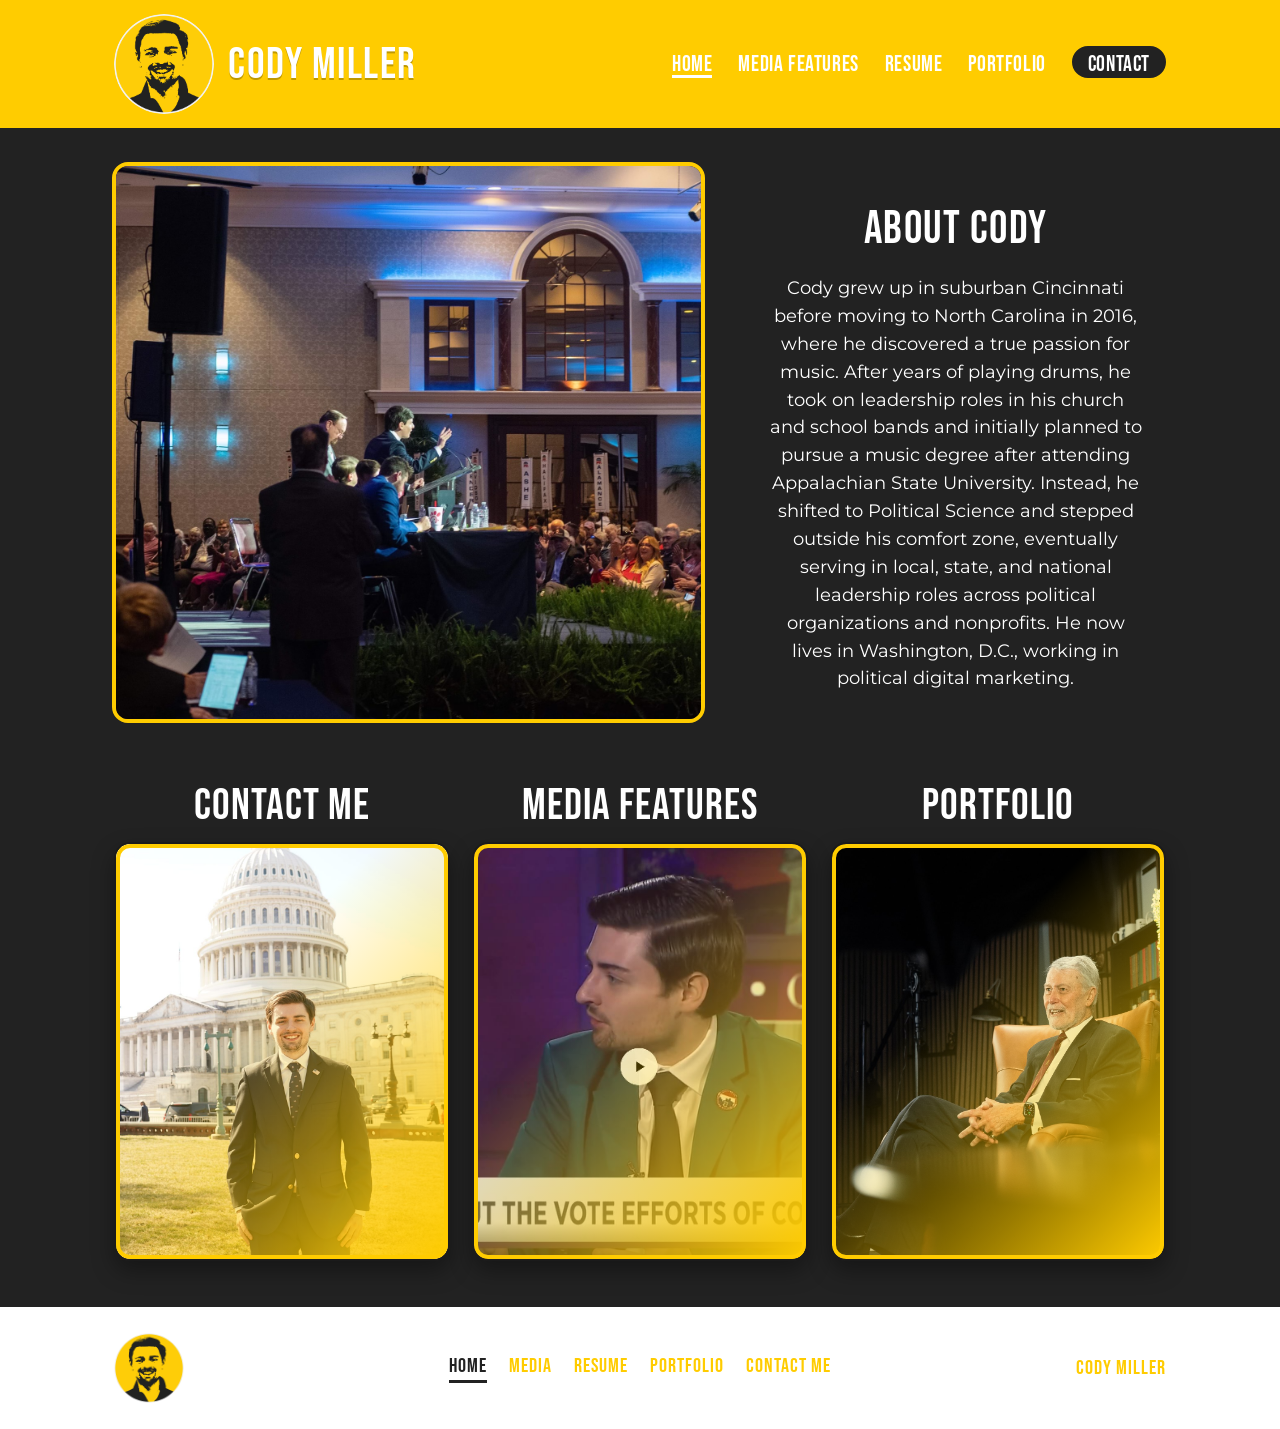
<file: index.html>
<!doctype html>
<html lang="en">
<head>
  <meta charset="utf-8" />
  <meta name="viewport" content="width=device-width, initial-scale=1"/>
  <title>Cody Miller - ePortfolio</title>
  <meta name="description" content="Cody Miller is a digital marketing and communications professional in Washington, D.C., working in web content, UX, and creative production.">
  <meta property="og:title" content="Cody Miller - ePortfolio">
  <meta property="og:description" content="Web, UX, design, photo, and video work by Cody Miller in Washington, D.C.">
  <meta property="og:image" content="https://codymillerinfo.com/Resources/Photo/IMG_4619.jpg">
  <meta property="og:url" content="https://codymillerinfo.com/">
  <meta property="og:type" content="website">
  <link rel="icon" href="Resources/me_logo_round.png">

  <!-- Fonts -->
  <link rel="preconnect" href="https://fonts.googleapis.com">
  <link rel="preconnect" href="https://fonts.gstatic.com" crossorigin>
  <link href="https://fonts.googleapis.com/css2?family=Bebas+Neue&family=Montserrat:wght@300;400;500;600;700&display=swap" rel="stylesheet">
  <link href="Resources/ePortfolio.css" rel="stylesheet" type="text/css">
</head>
<body>

<header>
  <div class="nav">
    <div class="nav-left">
      <div class="avatar">
        <img src="Resources/me_logo_round.png" alt="Cody Headshot Logo">
      </div>
      <div class="name">Cody Miller</div>
    </div>

    <input type="checkbox" id="nav-toggle" class="nav-toggle">

    <label for="nav-toggle" class="nav-toggle-label" aria-label="Toggle navigation">
      <span></span>
      <span></span>
      <span></span>
    </label>

    <nav class="nav-right">
      <a href="/" class="active">Home</a>
      <a href="/media-features">Media Features</a>
      <a href="/resume">Resume</a>
      <a href="/portfolio">Portfolio</a>
      <a href="/contact" class="contact-btn">Contact</a>
    </nav>
  </div>
</header>

  <main>
    <div class="main-wrap">
      <section class="left-panel">
        <div class="image-frame">
          <img src="Resources/Photo/IMG_4619.jpg" alt="Cody Miller">
        </div>
      </section>

      <section class="right-panel">
        <h2>About CODY</h2>
        <p>
          Cody grew up in suburban Cincinnati before moving to North Carolina in 2016, where he discovered a true passion for music. After years of playing drums, he took on leadership roles in his church and school bands and initially planned to pursue a music degree after attending Appalachian State University. Instead, he shifted to Political Science and stepped outside his comfort zone, eventually serving in local, state, and national leadership roles across political organizations and nonprofits. He now lives in Washington, D.C., working in political digital marketing.</p>
      </section>
    </div>
	<section class="cards-section" aria-label="Image cards">
	  <div class="cards-wrap">

  <div class="card-item">
    <div class="card-title">Contact Me</div>
    <a class="card" href="/contact" aria-label="Contact Me">
      <div class="card-media">
        <img src="Resources/Photo/card1.JPG" alt="Contact Cody Miller" loading="lazy">
      </div>
    </a>
  </div>

  <div class="card-item">
    <div class="card-title">Media Features</div>
    <a class="card" href="/media-features" aria-label="Media Features">
      <div class="card-media">
        <img src="Resources/ct_1.JPG" alt="Cody Miller on Spectrum News" loading="lazy">
      </div>
    </a>
  </div>

  <div class="card-item">
    <div class="card-title">Portfolio</div>
    <a class="card" href="/portfolio" aria-label="Portfolio">
      <div class="card-media">
        <img src="Resources/Photo/card3.jpg" alt="Portfolio work sample" loading="lazy">
      </div>
    </a>
  </div>
</div>
</section>

  </main>
  <div class="footer-strip">
  <div class="footer-wrap">
    <div class="footer-left">
      <div class="footer-avatar">
        <img src="Resources/me_logo_round.png" alt="Cody avatar">
      </div>
    </div>

    <div class="footer-center">
      <a href="/" class="active">Home</a>
      <a href="/media-features" class="yellow">Media</a>
      <a href="/resume" class="yellow">Resume</a>
      <a href="/portfolio" class="yellow">Portfolio</a>
      <a href="/contact" class="yellow">Contact Me</a>
    </div>

    <div class="footer-right">Cody Miller</div>
  </div>
</div>
</body>
</html>
</file>
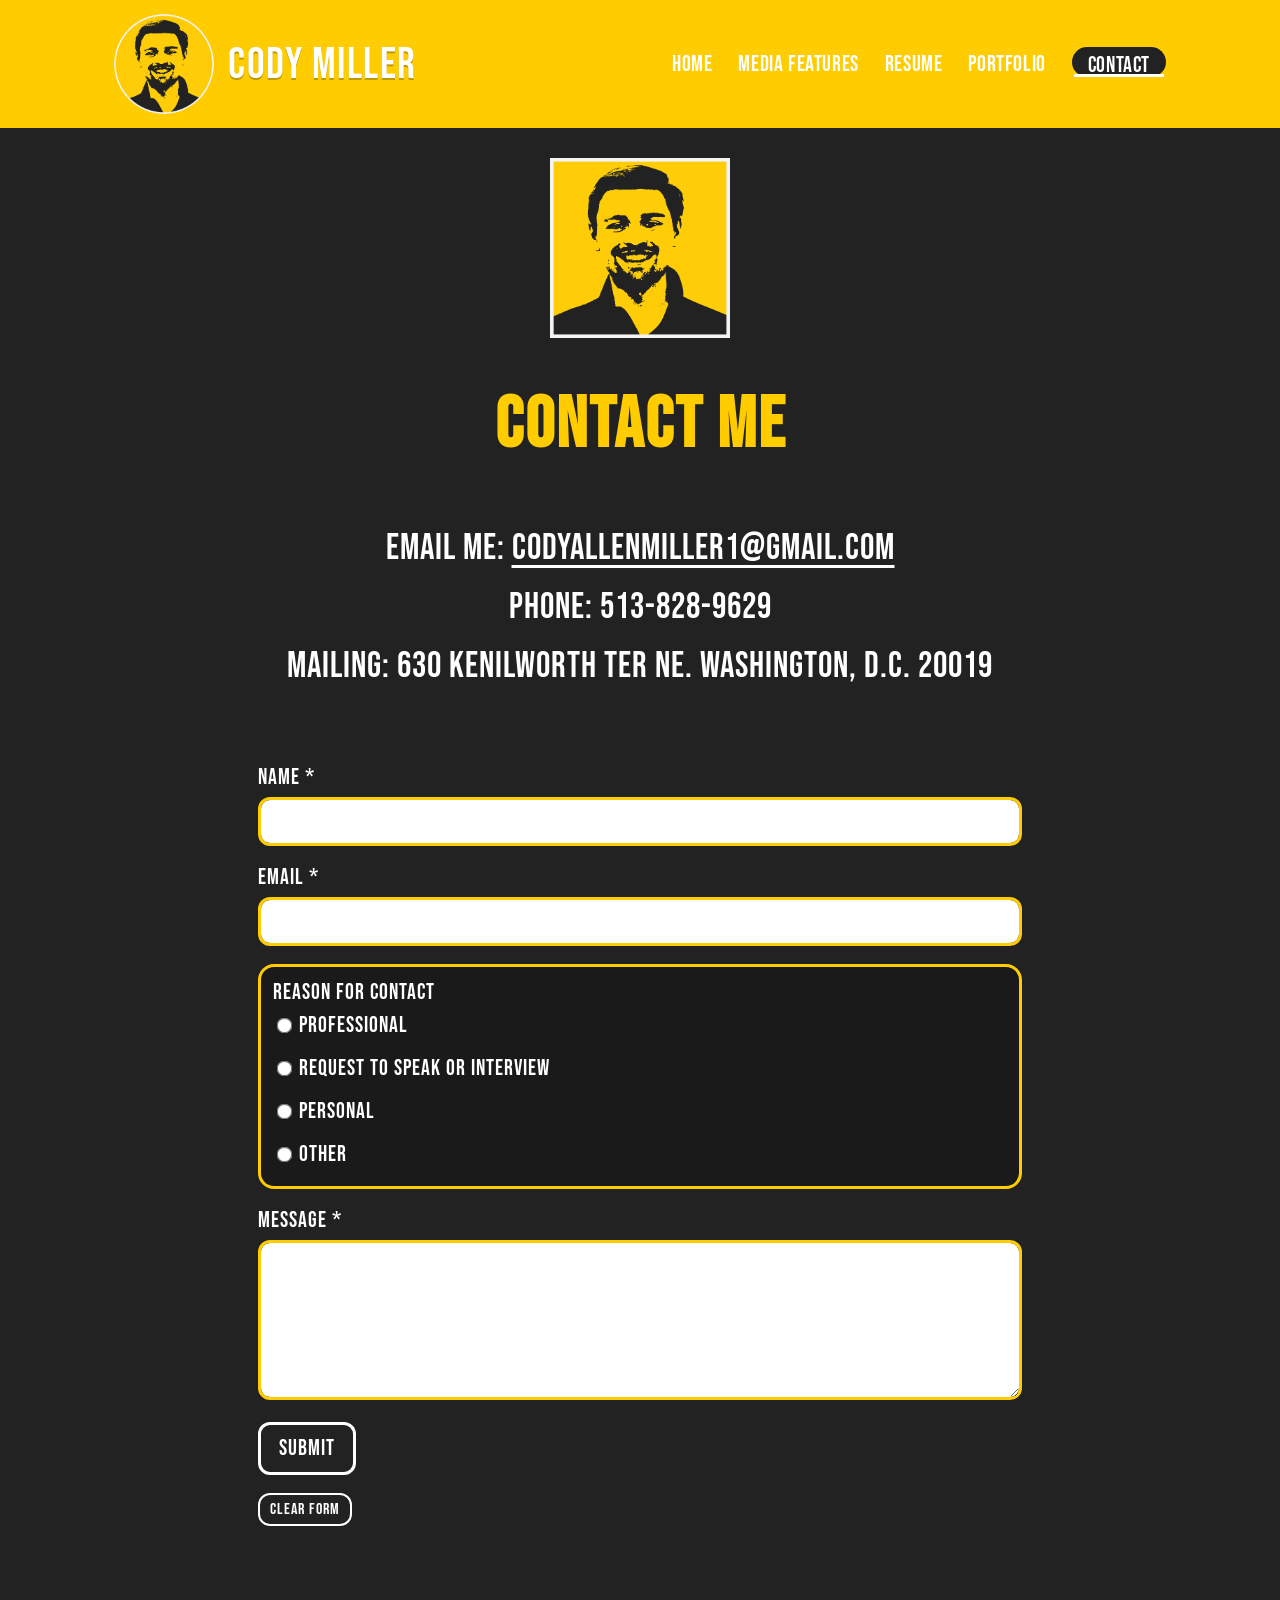
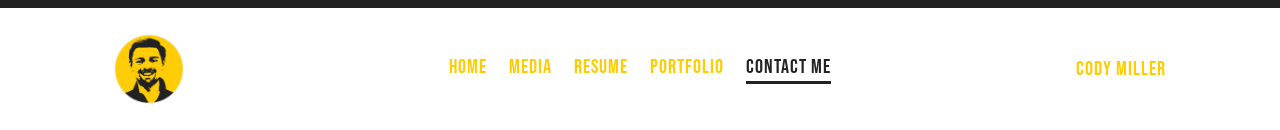
<file: contact.html>
<!doctype html>
<html lang="en">
<head>
  <meta charset="utf-8" />
  <meta name="viewport" content="width=device-width, initial-scale=1"/>
  <title>Cody Miller — Contact</title>
  <meta name="description" content="Get in touch with Cody Miller.">
  <link rel="icon" href="Resources/me_logo_round.png">

  <!-- Fonts -->
  <link rel="preconnect" href="https://fonts.googleapis.com">
  <link rel="preconnect" href="https://fonts.gstatic.com" crossorigin>
  <link href="https://fonts.googleapis.com/css2?family=Bebas+Neue&family=Montserrat:wght@300;400;500;600;700&display=swap" rel="stylesheet">

  <link rel="stylesheet" href="Resources/ePortfolio.css">

  <style>
    .contact-title-band{
      background: var(--black);
      padding: 44px 0 36px;
      text-align: center;
      border-bottom: 6px solid #222;
    }
    .contact-title-band h1{
      font-family: "Bebas Neue", sans-serif;
      font-size: 72px;
      letter-spacing: 2px;
      color: var(--yellow);
      margin: 0;
    }

    .contact-wrap{
    max-width: 900px;
    margin: 0 auto;
    padding-top: 0px;
    padding-right: 18px;
    padding-left: 18px;
    text-align: center;
    }

    .contact-line{
      font-family: "Bebas Neue", sans-serif;
      font-size: 36px;
      letter-spacing: 1px;
      color: #fff;
      margin: 16px 0;
      text-transform: uppercase;
    }

    .contact-line a{
      color: #fff;
      text-decoration: underline;
      text-decoration-thickness: 3px;
      text-underline-offset: 6px;
    }

    @media (max-width: 520px){
      .contact-title-band h1{ font-size: 56px; }
      .contact-line{ font-size: 28px; }
    }

  .contact-form-wrap{
    max-width: 800px;
    margin: 0 auto;
    padding: 30px 18px 70px;
    text-align: left;
  }

  .contact-form{
    margin-top: 30px;
    display: grid;
    gap: 18px;
  }

  .contact-form label{
    font-family: "Bebas Neue", sans-serif;
    font-size: 22px;
    letter-spacing: 1px;
    text-transform: uppercase;
    color: #fff;
    display: block;
    margin-bottom: 6px;
  }

  .contact-form input[type="text"],
  .contact-form input[type="email"],
  .contact-form textarea{
    width: 100%;
    font-family: Montserrat, sans-serif;
    font-size: 16px;
    padding: 12px 12px;
    border-radius: 12px;
    border: 3px solid var(--borderYellow);
    background: #fff;
    background-clip: padding-box;
    color: #111;
    outline: none;
  }

  .contact-form textarea{
    min-height: 160px;
    resize: vertical;
  }

  .contact-form input:focus,
  .contact-form textarea:focus{
    border-color: #fff;
    box-shadow: 0 0 0 3px rgba(255,204,0,0.35);
  }

  /* Radio group styling */
  .radio-group{
    border: 3px solid var(--borderYellow);
    border-radius: 16px;
    padding: 12px;
    background: #1a1a1a;
    background-clip: padding-box;
  }

  .radio-options{
    display: grid;
    gap: 10px;
    margin-top: 6px;
  }

  .radio-option{
    display: flex;
    align-items: center;
    gap: 10px;
    font-family: Montserrat, sans-serif;
    font-size: 16px;
    color: #fff;
  }

  .radio-option input{
    transform: scale(1.2);
    accent-color: var(--yellow);
    cursor: pointer;
  }

  .contact-submit{
    justify-self: start;
    background: var(--black);
    color: #fff;
    font-family: "Bebas Neue", sans-serif;
    font-size: 22px;
    letter-spacing: 1px;
    text-transform: uppercase;
    padding: 10px 18px;
    border-radius: 12px;
    border: 3px solid #fff;
    cursor: pointer;
    transition: color 0.4s ease, 
    background-color 0.4s ease, 
    transform 0.4s ease;
  }

  .contact-submit:hover{
    filter: brightness(1);
	background: var(--yellow);
	color: #222;
	transform: translateY(-4px);
  }

  .contact-reset{
    justify-self: start;
    background: var(--black);
    color: #fff;
    font-family: "Bebas Neue", sans-serif;
    font-size: 16px;
    letter-spacing: 1px;
    text-transform: uppercase;
    padding: 5px 10px;
    border-radius: 12px;
    border: 2px solid #fff;
    cursor: pointer;
    transition: color 0.4s ease, 
    background-color 0.4s ease, 
    transform 0.4s ease;
  }

  .contact-reset:hover{
    filter: brightness(1);
	background: var(--yellow);
	color: #222;
	transform: translateY(-4px);
  }
	  
  .form-sent{ font-family: Montserrat, sans-serif; font-size: 18px; color: #222; background: var(--yellow); border-radius: 16px; padding: 14px 16px; margin: 20px 0 0; }
  img.gif {
    display: block;
    margin-left: auto;
    margin-right: auto;
    max-height: 200px;
    max-width: 200px;
	padding-top: 20px;
}

  </style>
</head>

<body>

<header>
  <div class="nav">
    <div class="nav-left">
      <div class="avatar">
        <img src="Resources/me_logo_round.png" alt="Cody Headshot Logo">
      </div>
      <div class="name">Cody Miller</div>
    </div>

    <input type="checkbox" id="nav-toggle" class="nav-toggle">

    <label for="nav-toggle" class="nav-toggle-label" aria-label="Toggle navigation">
      <span></span>
      <span></span>
      <span></span>
    </label>

    <nav class="nav-right">
      <a href="/">Home</a>
      <a href="/media-features">Media Features</a>
      <a href="/resume">Resume</a>
      <a href="/portfolio">Portfolio</a>
      <a href="/contact" class="contact-btn active">Contact</a>
    </nav>
  </div>
</header>

  <main>
	  <img class="gif" src="Resources/me_logo_square.png" alt="Cody Miller logo">
    <div class="contact-title-band">
      <h1>Contact Me</h1>
    </div>

    <section class="contact-wrap">
      <div class="contact-line">
        Email Me:
        <a href="mailto:codyallenmiller1@gmail.com">codyallenmiller1@gmail.com</a>
      </div>

      <div class="contact-line">
        Phone:
        <span>513-828-9629</span>
      </div>

      <div class="contact-line">
        Mailing:
        <span>630 Kenilworth ter ne. Washington, d.c. 20019</span>
      </div>
    </section>
	<section class="contact-form-wrap">
	  <p class="form-sent" id="form-sent" hidden>Thanks! Your message was sent. I'll get back to you soon.</p>
	  <form class="contact-form" action="https://formsubmit.co/codyallenmiller1@gmail.com" method="POST">
		<input type="hidden" name="_subject" value="New message from codymillerinfo.com">
		<input type="hidden" name="_next" value="https://codymillerinfo.com/contact?sent=1">
		<input type="hidden" name="_template" value="table">
		<input type="text" name="_honey" style="display:none" tabindex="-1" autocomplete="off">

		<div>
		  <label for="name">Name *</label>
		  <input id="name" name="name" type="text" required>
		</div>

		<div>
		  <label for="email">Email *</label>
		  <input id="email" name="email" type="email" required>
		</div>

		<div class="radio-group">
		  <label>Reason for Contact</label>
		  <div class="radio-options">
			<label class="radio-option">
			  <input type="radio" name="reason" value="Professional">
			  Professional
			</label>
			<label class="radio-option">
			  <input type="radio" name="reason" value="Speaking or interview request">
			  Request to speak or interview
			</label>
			<label class="radio-option">
			  <input type="radio" name="reason" value="Personal">
			  Personal
			</label>
			<label class="radio-option">
			  <input type="radio" name="reason" value="Other">
			  Other
			</label>
		  </div>
		</div>

		<div>
		  <label for="message">Message *</label>
		  <textarea id="message" name="message" required></textarea>
		</div>

		<button class="contact-submit" type="submit">Submit</button>

	    <input class="contact-reset" type="reset" name="reset" id="reset" value="Clear Form">

	  </form>
	</section>
</main>

  <script>
    if (new URLSearchParams(location.search).has('sent')) {
      document.getElementById('form-sent').hidden = false;
    }
  </script>

  <div class="footer-strip">
    <div class="footer-wrap">
      <div class="footer-left">
        <div class="footer-avatar">
          <img src="Resources/me_logo_round.png" alt="Cody Miller logo">
        </div>
      </div>

      <div class="footer-center">
        <a href="/" class="yellow">Home</a>
        <a href="/media-features" class="yellow">Media</a>
        <a href="/resume" class="yellow">Resume</a>
        <a href="/portfolio" class="yellow">Portfolio</a>
        <a href="/contact" class="active">Contact Me</a>
      </div>

      <div class="footer-right">Cody Miller</div>
    </div>
  </div>

</body>
</html>
</file>
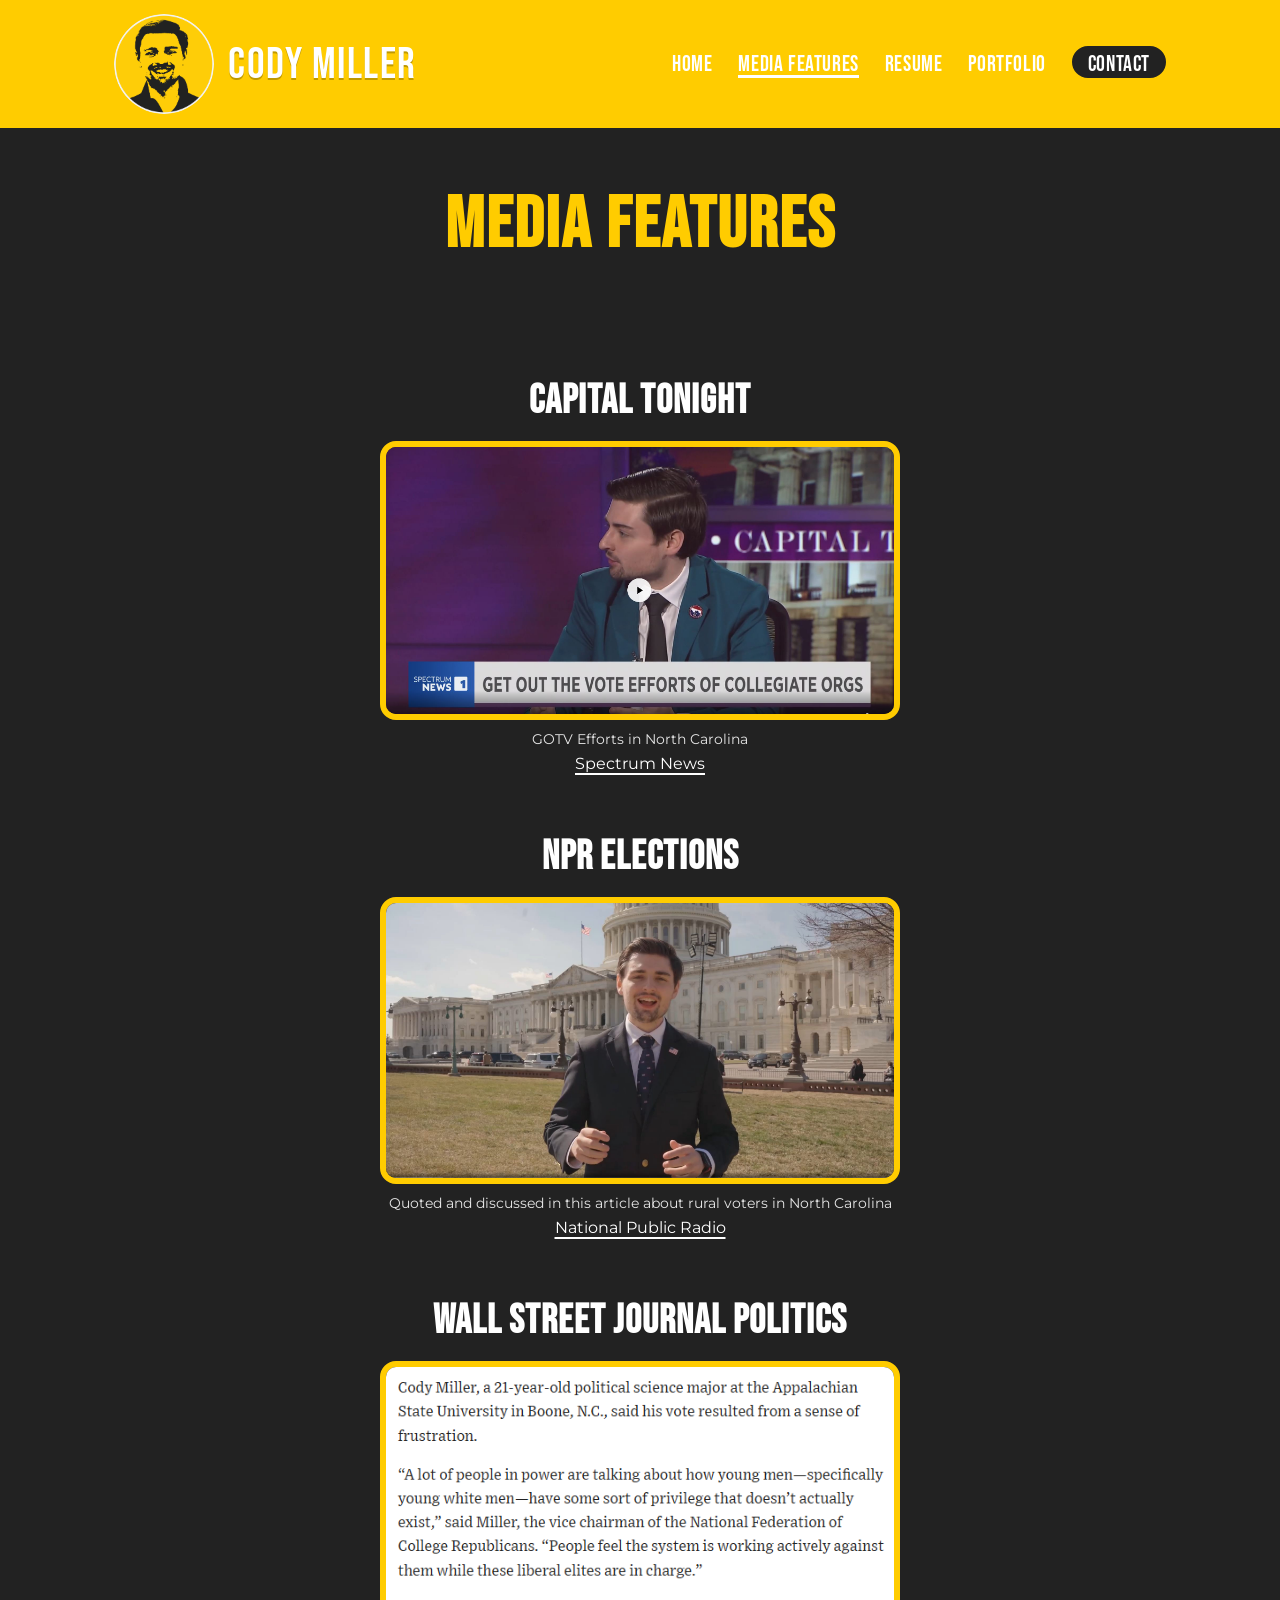
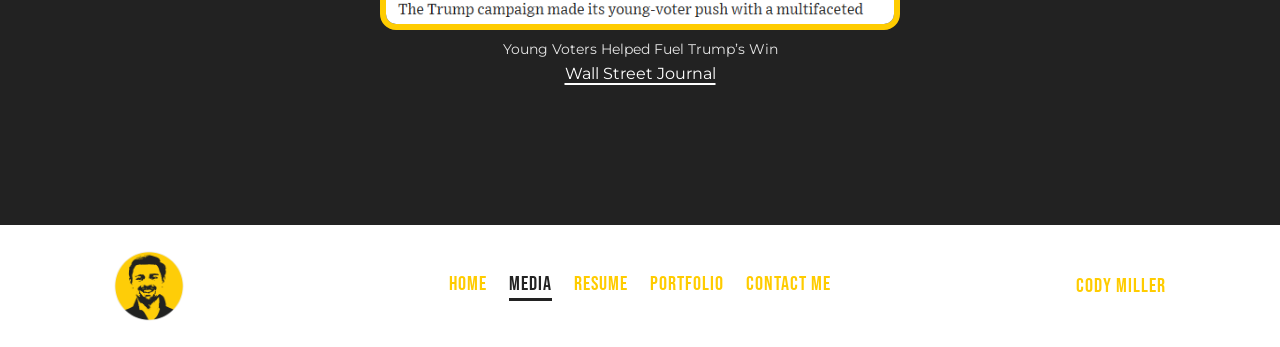
<file: media-features.html>
<!doctype html>
<html lang="en">
<head>
  <meta charset="utf-8" />
  <meta name="viewport" content="width=device-width, initial-scale=1"/>
  <title>Cody Miller — Media Features</title>
  <meta name="description" content="Cody Miller in the news: Wall Street Journal, NPR, Spectrum News, and more.">
  <link rel="icon" href="Resources/me_logo_round.png">

  <link rel="preconnect" href="https://fonts.googleapis.com">
  <link rel="preconnect" href="https://fonts.gstatic.com" crossorigin>
  <link href="https://fonts.googleapis.com/css2?family=Bebas+Neue&family=Montserrat:wght@300;400;500;600;700&display=swap" rel="stylesheet">

  <link rel="stylesheet" href="Resources/ePortfolio.css">

  <style>
    .media-title-band{
      background: var(--black);
      padding: 44px 0 36px;
      text-align: center;
      border-bottom: 6px solid #222;
    }
    .media-title-band h1{
      font-family: "Bebas Neue", sans-serif;
      font-size: 72px;
      letter-spacing: 2px;
      color: var(--yellow);
      margin: 0;
    }

    .media-wrap{
      max-width: 900px;
      margin: 0 auto;
      padding: 30px 18px 70px;
      text-align: center;
    }

    .media-item{
      margin: 36px auto 60px;
    }

    .media-item h2{
      font-family: "Bebas Neue", sans-serif;
      font-size: 40px;
      letter-spacing: 1px;
      color: #fff;
      margin: 0 0 16px;
    }

    .media-frame{
      width: 520px;
      max-width: 95%;
      margin: 0 auto;
      border: 6px solid var(--borderYellow);
      border-radius: 16px;
      background: var(--borderYellow);
      overflow: hidden;
      isolation: isolate;
    }
    .media-frame img{
      width: 100%;
      height: auto;
      display: block;
    }

    .media-caption{
      font-family: Montserrat, sans-serif;
      font-size: 14px;
      color: #e5e5e5;
      margin-top: 10px;
    }
    .media-link{
      font-family: Montserrat, sans-serif;
      font-size: 16px;
      color: #fff;
      margin-top: 6px;
      text-decoration: underline;
      text-underline-offset: 4px;
      text-decoration-thickness: 2px;
      display: inline-block;
    }

    @media (max-width: 520px){
      .media-title-band h1{ font-size: 56px; }
      .media-item h2{ font-size: 32px; }
    }
  </style>
</head>

<body>

  <!-- HEADER -->
<header>
  <div class="nav">
    <div class="nav-left">
      <div class="avatar">
        <img src="Resources/me_logo_round.png" alt="Cody Headshot Logo">
      </div>
      <div class="name">Cody Miller</div>
    </div>

    <input type="checkbox" id="nav-toggle" class="nav-toggle">

    <label for="nav-toggle" class="nav-toggle-label" aria-label="Toggle navigation">
      <span></span>
      <span></span>
      <span></span>
    </label>

    <nav class="nav-right">
      <a href="/">Home</a>
      <a href="/media-features" class="active">Media Features</a>
      <a href="/resume">Resume</a>
      <a href="/portfolio">Portfolio</a>
      <a href="/contact" class="contact-btn">Contact</a>
    </nav>
  </div>
</header>

  <main>
    <div class="media-title-band">
      <h1>Media Features</h1>
    </div>

    <section class="media-wrap">

      <div class="media-item">
        <h2>CAPITAL TONIGHT</h2>
        <div class="media-frame">
          <img src="Resources/ct_1.JPG" alt="Cody Miller on Spectrum News Capital Tonight">
        </div>
        <div class="media-caption">GOTV Efforts in North Carolina</div>
        <a class="media-link" href="https://spectrumlocalnews.com/nys/binghamton/capital-tonight/2024/04/29/get-out-the-vote-efforts">Spectrum News</a>
      </div>

      <div class="media-item">
        <h2>NPR ELECTIONS</h2>
        <div class="media-frame">
          <img src="Resources/cody_thumb.jpg" alt="Cody Miller featured in NPR elections coverage" loading="lazy">
        </div>
        <div class="media-caption">Quoted and discussed in this article about rural voters in North Carolina</div>
        <a class="media-link" href="https://www.npr.org/2023/06/30/1185520481/democrats-are-targeting-rural-voters-ahead-of-the-crucial-2024-election">National Public Radio</a>
      </div>

      <div class="media-item">
        <h2>WALL STREET JOURNAL POLITICS</h2>
        <div class="media-frame">
          <img src="Resources/WSJ_Article.PNG" alt="Wall Street Journal article: Young Voters Helped Fuel Trump's Win" loading="lazy">
        </div>
        <div class="media-caption">Young Voters Helped Fuel Trump’s Win</div>
        <a class="media-link" href="https://www.wsj.com/politics/elections/gen-z-voters-donald-trump-election-ab7b40b4">Wall Street Journal</a>
      </div>

    </section>
  </main>

  <!-- FOOTER -->
  <div class="footer-strip">
    <div class="footer-wrap">
      <div class="footer-left">
        <div class="footer-avatar">
          <img src="Resources/me_logo_round.png" alt="Cody Miller logo">
        </div>
      </div>

      <div class="footer-center">
        <a href="/" class="yellow">Home</a>
        <a href="/media-features" class="active">Media</a>
        <a href="/resume" class="yellow">Resume</a>
        <a href="/portfolio" class="yellow">Portfolio</a>
        <a href="/contact" class="yellow">Contact Me</a>
      </div>

      <div class="footer-right">Cody Miller</div>
    </div>
  </div>

</body>
</html>
</file>
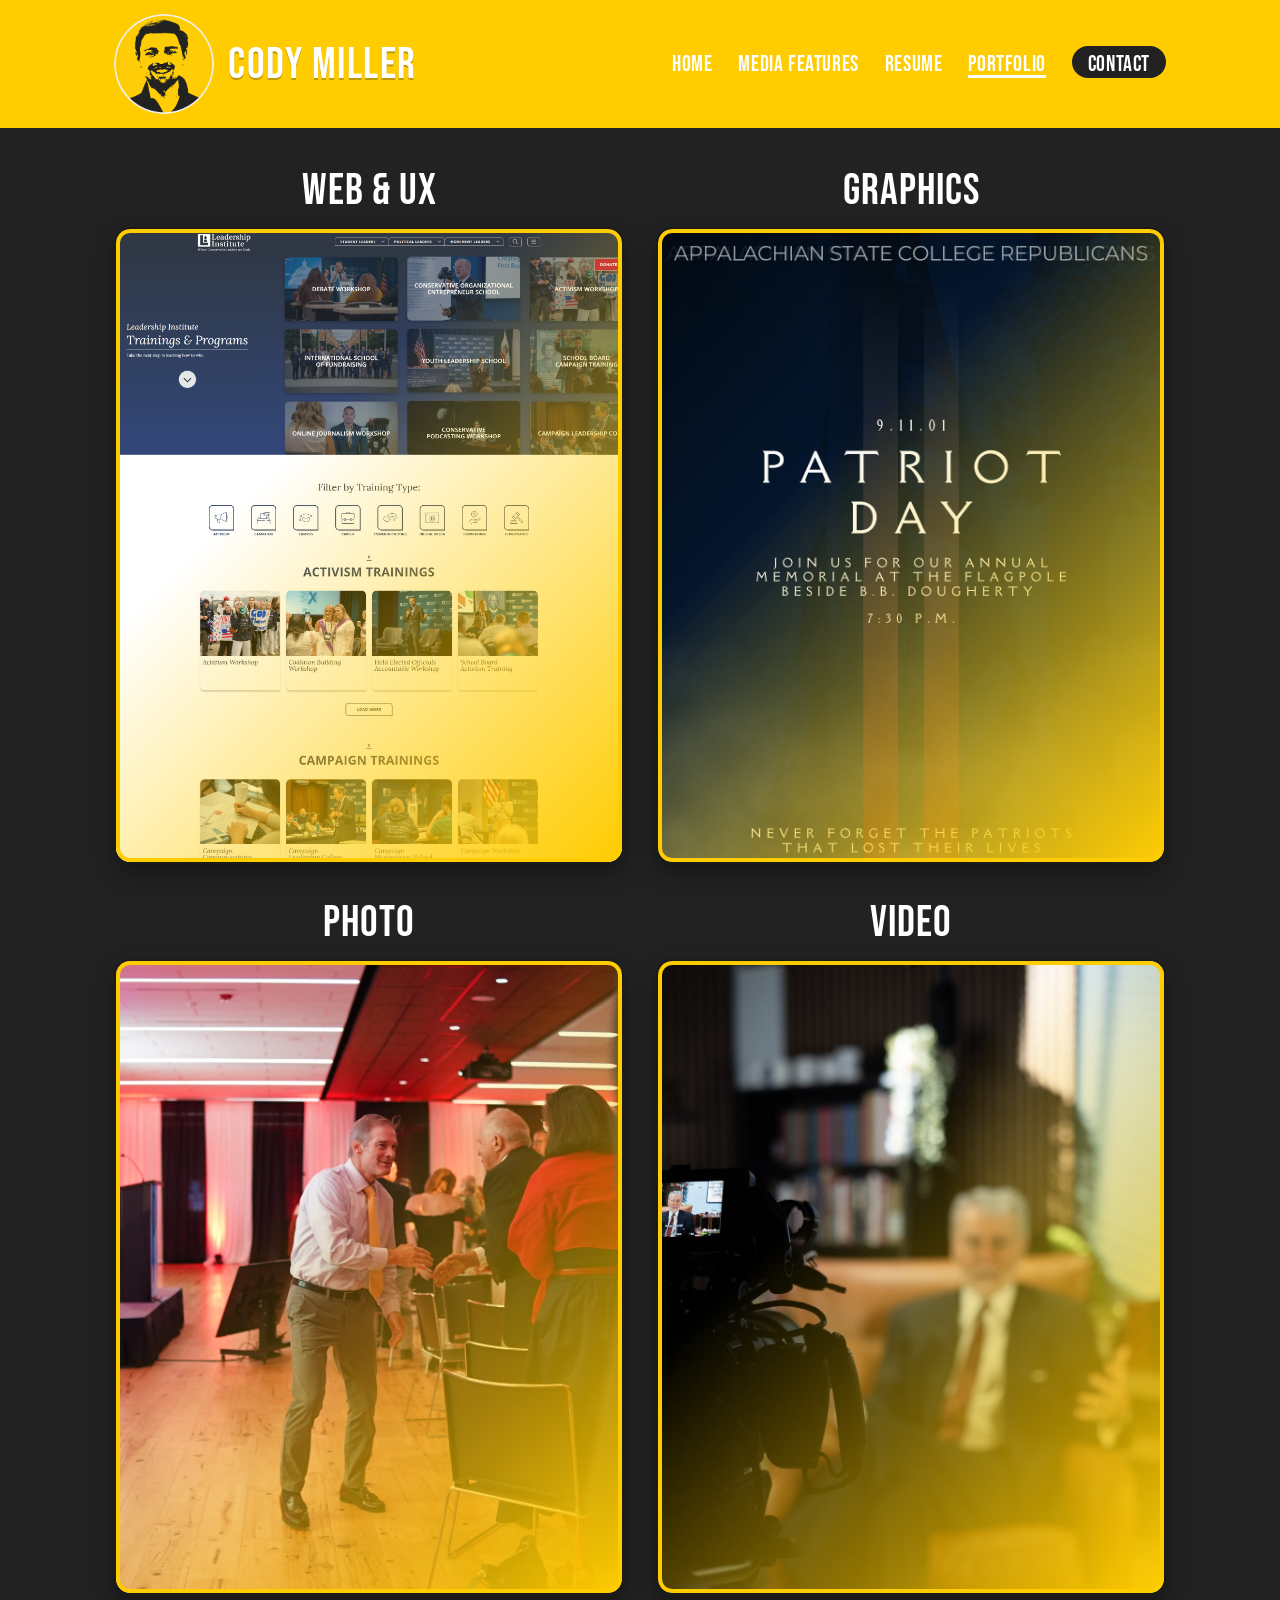
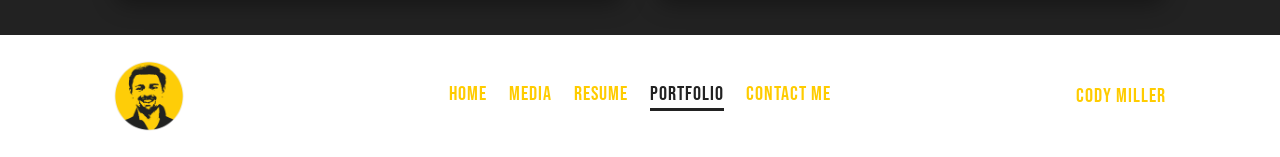
<file: portfolio.html>
<!doctype html>
<html lang="en">
<head>
  <meta charset="utf-8" />
  <meta name="viewport" content="width=device-width, initial-scale=1"/>
  <title>Cody Miller — Portfolio</title>

  <!-- Fonts (same as Home) -->
  <link rel="preconnect" href="https://fonts.googleapis.com">
  <link rel="preconnect" href="https://fonts.gstatic.com" crossorigin>
  <link href="https://fonts.googleapis.com/css2?family=Bebas+Neue&family=Montserrat:wght@300;400;500;600;700&display=swap" rel="stylesheet">

  <link rel="stylesheet" href="Resources/ePortfolio.css">
  <meta name="description" content="Graphics, photography, and video work by Cody Miller.">
</head>

<body>
  <!-- HEADER -->
<header>
  <div class="nav">
    <div class="nav-left">
      <div class="avatar">
        <img src="Resources/me_logo_round.png" alt="Cody Headshot Logo">
      </div>
      <div class="name">Cody Miller</div>
    </div>

    <input type="checkbox" id="nav-toggle" class="nav-toggle">

    <label for="nav-toggle" class="nav-toggle-label" aria-label="Toggle navigation">
      <span></span>
      <span></span>
      <span></span>
    </label>

    <nav class="nav-right">
      <a href="/">Home</a>
      <a href="/media-features">Media Features</a>
      <a href="/resume">Resume</a>
      <a href="/portfolio" class="active">Portfolio</a>
      <a href="/contact" class="contact-btn">Contact</a>
    </nav>
  </div>
</header>


<section class="cards-section" aria-label="Image cards">
 <div class="cards-wrap cards-4">

  <div class="card-item">
    <div class="card-title">Web &amp; UX</div>
    <a class="card" href="/web-ux" aria-label="Web and UX">
      <div class="card-media">
        <img src="Resources/WebUX/li-programs.jpg" alt="Leadership Institute Programs Catalogue page" style="object-position: 30% top;">
      </div>
    </a>
  </div>

  <div class="card-item">
    <div class="card-title">Graphics</div>
    <a class="card" href="/graphics" aria-label="Graphics">
      <div class="card-media">
        <img src="Resources/Graphics/91125.jpg" alt="Graphic design sample">
      </div>
    </a>
  </div>

  <div class="card-item">
    <div class="card-title">Photo</div>
    <a class="card" href="/photos" aria-label="Photo">
      <div class="card-media">
        <img src="Resources/Photo/DSC06511.JPG" alt="Event photography sample">
      </div>
    </a>
  </div>

  <div class="card-item">
    <div class="card-title">Video</div>
    <a class="card" href="/video" aria-label="Video">
      <div class="card-media">
        <img src="Resources/Photo/Interview-WWCB-Jan-2026-1.jpg" alt="Video interview production still">
      </div>
    </a>
  </div>
</div>
</section>

  <!-- FOOTER -->
  <div class="footer-strip">
    <div class="footer-wrap">
      <div class="footer-left">
        <div class="footer-avatar">
          <img src="Resources/me_logo_round.png" alt="Cody Miller logo">
        </div>
      </div>

      <div class="footer-center">
        <a href="/" class="yellow">Home</a>
        <a href="/media-features" class="yellow">Media</a>
        <a href="/resume" class="yellow">Resume</a>
        <a href="/portfolio" class="active">Portfolio</a>
        <a href="/contact" class="yellow">Contact Me</a>
      </div>

      <div class="footer-right">Cody Miller</div>
    </div>
  </div>

</body>
</html>
</file>
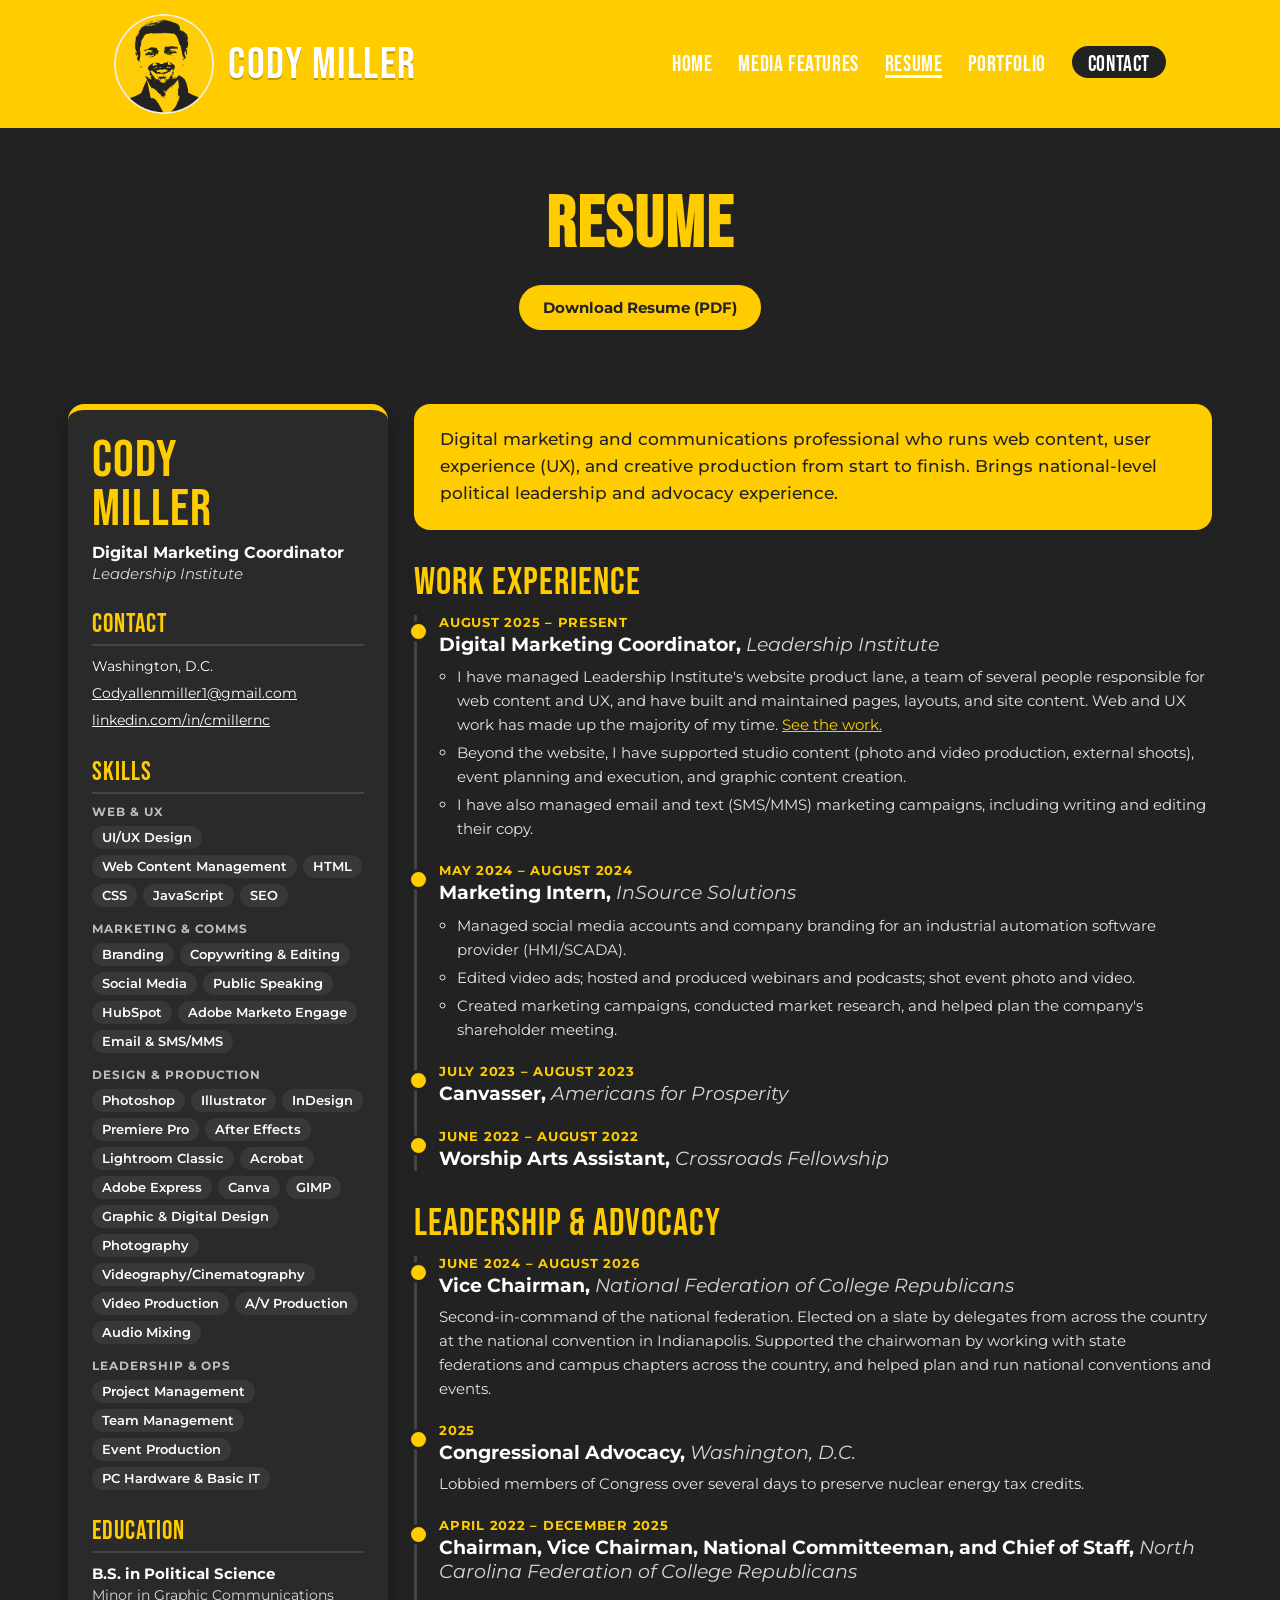
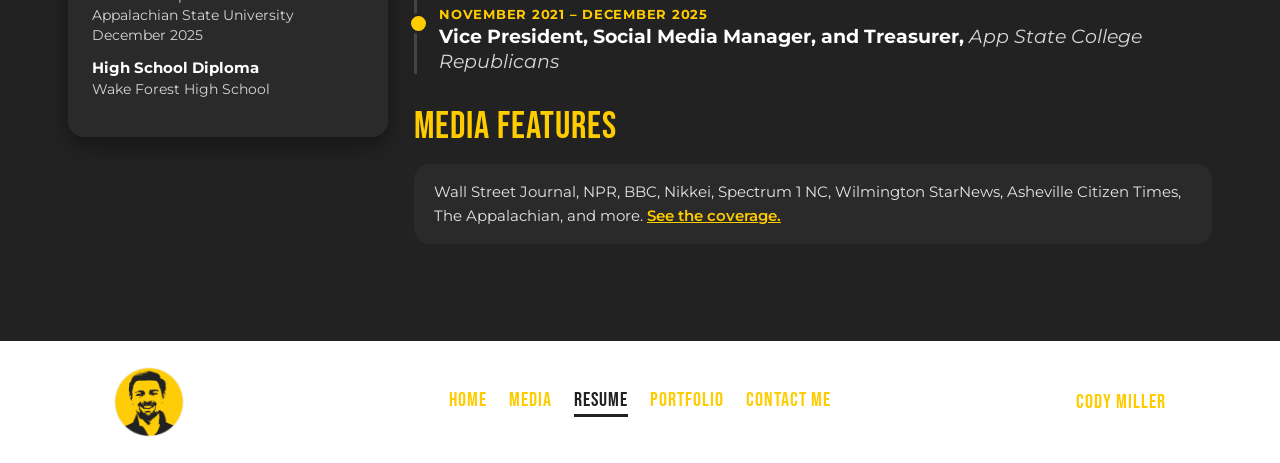
<file: resume.html>
<!doctype html>
<html lang="en">
<head>
  <meta charset="utf-8" />
  <meta name="viewport" content="width=device-width, initial-scale=1"/>
  <title>Cody Miller — Resume</title>
  <meta name="description" content="Resume of Cody Miller, digital marketing and communications professional in Washington, D.C.">
  <link rel="icon" href="Resources/me_logo_round.png">

  <!-- Fonts (same as site) -->
  <link rel="preconnect" href="https://fonts.googleapis.com">
  <link rel="preconnect" href="https://fonts.gstatic.com" crossorigin>
  <link href="https://fonts.googleapis.com/css2?family=Bebas+Neue&family=Montserrat:ital,wght@0,300;0,400;0,500;0,600;0,700;1,400&display=swap" rel="stylesheet">

  <!-- Global site styles -->
  <link rel="stylesheet" href="Resources/ePortfolio.css">

  <!-- PAGE-ONLY STYLES (Resume) -->
  <style>
    .resume-title-band{
      background: var(--black);
      padding: 44px 18px 34px;
      text-align: center;
      border-bottom: 6px solid #222;
    }
    .resume-title-band h1{
      font-family: "Bebas Neue", sans-serif;
      font-size: 72px;
      letter-spacing: 2px;
      color: var(--yellow);
      margin: 0;
    }
    .resume-actions{
      display: flex;
      flex-wrap: wrap;
      justify-content: center;
      gap: 12px;
      margin-top: 16px;
    }
    .btn{
      font-family: Montserrat, sans-serif;
      font-size: 15px;
      font-weight: 700;
      text-decoration: none;
      border-radius: 999px;
      padding: 11px 22px;
      border: 2px solid var(--yellow);
      transition: background .2s ease, color .2s ease;
    }
    .btn-primary{ background: var(--yellow); color: #222; }
    .btn-primary:hover{ background: #fff; border-color: #fff; }
    .btn-ghost{ color: var(--yellow); }
    .btn-ghost:hover{ background: var(--yellow); color: #222; }

    .resume{
      max-width: 1180px;
      margin: 0 auto;
      padding: 34px 18px 70px;
      display: grid;
      grid-template-columns: 320px 1fr;
      gap: 26px;
      font-family: Montserrat, sans-serif;
      color: #fff;
    }

    /* Sidebar */
    .r-side{
      background: #2a2a2a;
      background-clip: padding-box;
      border-radius: 16px;
      border-top: 6px solid var(--yellow);
      padding: 26px 24px;
      align-self: start;
      box-shadow: 0 10px 22px rgba(0,0,0,.35);
    }
    .r-name{
      font-family: "Bebas Neue", sans-serif;
      font-size: 52px;
      line-height: .95;
      letter-spacing: 1px;
      color: var(--yellow);
      margin: 0;
    }
    .r-role{ font-weight: 700; font-size: 16px; margin: 8px 0 0; }
    .r-org{ font-style: italic; color: #d6d6d6; font-size: 15px; margin: 2px 0 0; }

    .r-side h2, .r-main h2{
      font-family: "Bebas Neue", sans-serif;
      font-weight: 400;
      letter-spacing: 1px;
      color: var(--yellow);
      margin: 26px 0 10px;
    }
    .r-side h2{ font-size: 26px; border-bottom: 2px solid #444; padding-bottom: 4px; }
    .r-contact{ list-style: none; padding: 0; margin: 0; font-size: 14px; line-height: 1.5; }
    .r-contact li{ margin-bottom: 6px; overflow-wrap: anywhere; }
    .r-contact a{ color: #fff; }
    .r-contact a:hover{ color: var(--yellow); }

    .skill-group{ margin-bottom: 14px; }
    .skill-group h3{
      font-size: 12px;
      text-transform: uppercase;
      letter-spacing: .08em;
      color: #bdbdbd;
      margin: 0 0 7px;
    }
    .tags{ display: flex; flex-wrap: wrap; gap: 6px; list-style: none; padding: 0; margin: 0; }
    .tags li{
      font-size: 12.5px;
      font-weight: 600;
      background: #383838;
      border-radius: 999px;
      padding: 4px 10px;
    }
    .edu p{ margin: 0 0 12px; font-size: 14px; line-height: 1.45; }
    .edu b{ display: block; font-size: 15px; }
    .edu span{ display: block; color: #d6d6d6; }

    /* Main column */
    .r-main{ min-width: 0; }
    .r-summary{
      background: var(--yellow);
      color: #222;
      border-radius: 16px;
      padding: 22px 26px;
      font-size: 17px;
      line-height: 1.6;
      font-weight: 500;
      margin: 0;
    }
    .r-main h2{ font-size: 38px; margin-top: 30px; }

    .timeline{ list-style: none; margin: 0; padding: 0 0 0 22px; border-left: 3px solid #444; }
    .entry{ position: relative; margin: 0 0 22px; }
    .entry::before{
      content: "";
      position: absolute;
      left: -31px;
      top: 6px;
      width: 15px;
      height: 15px;
      border-radius: 50%;
      background: var(--yellow);
      border: 3px solid #222;
    }
    .entry .dates{
      font-size: 12.5px;
      font-weight: 700;
      letter-spacing: .06em;
      text-transform: uppercase;
      color: var(--yellow);
    }
    .entry h3{ font-size: 19px; font-weight: 700; margin: 3px 0 0; line-height: 1.3; }
    .entry h3 i{ font-weight: 400; color: #d6d6d6; }
    .entry ul{ margin: 8px 0 0; padding-left: 18px; }
    .entry li, .entry p{ font-size: 15px; line-height: 1.6; color: #e5e5e5; }
    .entry li{ margin-bottom: 4px; }
    .entry p{ margin: 6px 0 0; }

    .media-line{
      background: #2a2a2a;
      border-radius: 16px;
      padding: 16px 20px;
      font-size: 15px;
      line-height: 1.6;
      color: #e5e5e5;
    }
    .media-line a{ color: var(--yellow); font-weight: 600; }

    @media (max-width: 900px){
      .resume{ grid-template-columns: 1fr; }
      .r-main{ order: -1; }
    }
    @media (max-width: 520px){
      .resume-title-band h1{ font-size: 56px; }
      .r-main h2{ font-size: 32px; }
      .r-summary{ font-size: 16px; padding: 18px 20px; }
    }
  </style>
</head>

<body>

  <!-- HEADER -->
<header>
  <div class="nav">
    <div class="nav-left">
      <div class="avatar">
        <img src="Resources/me_logo_round.png" alt="Cody Headshot Logo">
      </div>
      <div class="name">Cody Miller</div>
    </div>

    <input type="checkbox" id="nav-toggle" class="nav-toggle">

    <label for="nav-toggle" class="nav-toggle-label" aria-label="Toggle navigation">
      <span></span>
      <span></span>
      <span></span>
    </label>

    <nav class="nav-right">
      <a href="/">Home</a>
      <a href="/media-features">Media Features</a>
      <a href="/resume" class="active">Resume</a>
      <a href="/portfolio">Portfolio</a>
      <a href="/contact" class="contact-btn">Contact</a>
    </nav>
  </div>
</header>

  <main>
    <div class="resume-title-band">
      <h1>Resume</h1>
      <div class="resume-actions">
        <a class="btn btn-primary" href="Resources/MILLER_CODY_RESUME_STANDARD.pdf" download>Download Resume (PDF)</a>
      </div>
    </div>

    <div class="resume">

      <!-- SIDEBAR -->
      <aside class="r-side">
        <p class="r-name">Cody<br>Miller</p>
        <p class="r-role">Digital Marketing Coordinator</p>
        <p class="r-org">Leadership Institute</p>

        <h2>Contact</h2>
        <ul class="r-contact">
          <li>Washington, D.C.</li>
          <li><a href="mailto:codyallenmiller1@gmail.com">Codyallenmiller1@gmail.com</a></li>
          <li><a href="https://www.linkedin.com/in/cmillernc/" target="_blank" rel="noopener">linkedin.com/in/cmillernc</a></li>
        </ul>

        <h2>Skills</h2>
        <div class="skill-group">
          <h3>Web &amp; UX</h3>
          <ul class="tags">
            <li>UI/UX Design</li><li>Web Content Management</li><li>HTML</li><li>CSS</li><li>JavaScript</li><li>SEO</li>
          </ul>
        </div>
        <div class="skill-group">
          <h3>Marketing &amp; Comms</h3>
          <ul class="tags">
            <li>Branding</li><li>Copywriting &amp; Editing</li><li>Social Media</li><li>Public Speaking</li><li>HubSpot</li><li>Adobe Marketo Engage</li><li>Email &amp; SMS/MMS</li>
          </ul>
        </div>
        <div class="skill-group">
          <h3>Design &amp; Production</h3>
          <ul class="tags">
            <li>Photoshop</li><li>Illustrator</li><li>InDesign</li><li>Premiere Pro</li><li>After Effects</li><li>Lightroom Classic</li><li>Acrobat</li><li>Adobe Express</li><li>Canva</li><li>GIMP</li><li>Graphic &amp; Digital Design</li><li>Photography</li><li>Videography/Cinematography</li><li>Video Production</li><li>A/V Production</li><li>Audio Mixing</li>
          </ul>
        </div>
        <div class="skill-group">
          <h3>Leadership &amp; Ops</h3>
          <ul class="tags">
            <li>Project Management</li><li>Team Management</li><li>Event Production</li><li>PC Hardware &amp; Basic IT</li>
          </ul>
        </div>

        <h2>Education</h2>
        <div class="edu">
          <p><b>B.S. in Political Science</b><span>Minor in Graphic Communications</span><span>Appalachian State University</span><span>December 2025</span></p>
          <p><b>High School Diploma</b><span>Wake Forest High School</span></p>
        </div>
      </aside>

      <!-- MAIN -->
      <section class="r-main" aria-label="Resume details">
        <p class="r-summary">Digital marketing and communications professional who runs web content, user experience (UX), and creative production from start to finish.  Brings national-level political leadership and advocacy experience.</p>

        <h2>Work Experience</h2>
        <ol class="timeline">
          <li class="entry">
            <div class="dates">August 2025 – Present</div>
            <h3>Digital Marketing Coordinator, <i>Leadership Institute</i></h3>
            <ul>
              <li>I have managed Leadership Institute's website product lane, a team of several people responsible for web content and UX, and have built and maintained pages, layouts, and site content.  Web and UX work has made up the majority of my time.  <a href="/web-ux" style="color: var(--yellow);">See the work.</a></li>
              <li>Beyond the website, I have supported studio content (photo and video production, external shoots), event planning and execution, and graphic content creation.</li>
              <li>I have also managed email and text (SMS/MMS) marketing campaigns, including writing and editing their copy.</li>
            </ul>
          </li>
          <li class="entry">
            <div class="dates">May 2024 – August 2024</div>
            <h3>Marketing Intern, <i>InSource Solutions</i></h3>
            <ul>
              <li>Managed social media accounts and company branding for an industrial automation software provider (HMI/SCADA).</li>
              <li>Edited video ads; hosted and produced webinars and podcasts; shot event photo and video.</li>
              <li>Created marketing campaigns, conducted market research, and helped plan the company's shareholder meeting.</li>
            </ul>
          </li>
          <li class="entry">
            <div class="dates">July 2023 – August 2023</div>
            <h3>Canvasser, <i>Americans for Prosperity</i></h3>
          </li>
          <li class="entry">
            <div class="dates">June 2022 – August 2022</div>
            <h3>Worship Arts Assistant, <i>Crossroads Fellowship</i></h3>
          </li>
        </ol>

        <h2>Leadership &amp; Advocacy</h2>
        <ol class="timeline">
          <li class="entry">
            <div class="dates">June 2024 – August 2026</div>
            <h3>Vice Chairman, <i>National Federation of College Republicans</i></h3>
            <p>Second-in-command of the national federation.  Elected on a slate by delegates from across the country at the national convention in Indianapolis.  Supported the chairwoman by working with state federations and campus chapters across the country, and helped plan and run national conventions and events.</p>
          </li>
          <li class="entry">
            <div class="dates">2025</div>
            <h3>Congressional Advocacy, <i>Washington, D.C.</i></h3>
            <p>Lobbied members of Congress over several days to preserve nuclear energy tax credits.</p>
          </li>
          <li class="entry">
            <div class="dates">April 2022 – December 2025</div>
            <h3>Chairman, Vice Chairman, National Committeeman, and Chief of Staff, <i>North Carolina Federation of College Republicans</i></h3>
          </li>
          <li class="entry">
            <div class="dates">November 2021 – December 2025</div>
            <h3>Vice President, Social Media Manager, and Treasurer, <i>App State College Republicans</i></h3>
          </li>
        </ol>

        <h2>Media Features</h2>
        <p class="media-line">Wall Street Journal, NPR, BBC, Nikkei, Spectrum 1 NC, Wilmington StarNews, Asheville Citizen Times, The Appalachian, and more.  <a href="/media-features">See the coverage.</a></p>
      </section>
    </div>
  </main>

  <!-- FOOTER -->
  <div class="footer-strip">
    <div class="footer-wrap">
      <div class="footer-left">
        <div class="footer-avatar">
          <img src="Resources/me_logo_round.png" alt="Cody Miller logo">
        </div>
      </div>

      <div class="footer-center">
        <a href="/" class="yellow">Home</a>
        <a href="/media-features" class="yellow">Media</a>
        <a href="/resume" class="active">Resume</a>
        <a href="/portfolio" class="yellow">Portfolio</a>
        <a href="/contact" class="yellow">Contact Me</a>
      </div>

      <div class="footer-right">Cody Miller</div>
    </div>
  </div>

</body>
</html>
</file>
<file: Resources/ePortfolio.css>
:root{
  --yellow: #ffcc00;
  --black: #222222;
  --dark: #222222;
  --white: #fff;
  --text: #fff;
  --borderYellow: #ffcc00;
  --maxw: clamp(1080px, 85vw, 1440px);
}

*{ box-sizing:border-box; }

body{
  margin:0;
  font-family: Montserrat, system-ui, sans-serif;
  color:#222;
  background:#222;
}

header{
  background: var(--yellow);
  border-bottom: 4px solid #222;
}

.nav{
  max-width: var(--maxw);
  margin: 0 auto;
  padding: 14px 18px;
  display:flex;
  align-items:center;
  gap:18px;
}

.nav-left{
  display:flex;
  align-items:center;
  gap:14px;
  min-width: 280px;
}

.avatar{
  width:100px;
  height:100px;
  border-radius:50%;
  overflow:hidden;
  flex:0 0 auto;
}
.avatar img{ width:100%; height:100%; object-fit:cover; }

.name{
  font-family: "Bebas Neue", sans-serif;
  font-weight: 400;
  font-size: 44px;
  letter-spacing: 1.5px;
  color:#fff;
  text-transform: uppercase;
  text-shadow: 0 2px 0 rgba(0,0,0,.25);
  white-space:nowrap;
}

.nav-right{
  margin-left:auto;
  display:flex;
  align-items:center;
  gap:26px;
  font-family: "Bebas Neue", sans-serif;
  font-weight: 400;
  font-size: 22px;
  text-transform: uppercase;
  color:#fff;
  letter-spacing: .6px;
}

.nav-right a{
  color:#fff;
  text-decoration:none;
  position: relative;   
  padding-bottom: 0;    
}

.nav-right a.active{
  border-bottom: none;
}

.nav-right a.active::after{
  content:"";
  position:absolute;
  left:0;
  right:0;
  height:3px;
  background:#fff;
  bottom: 0px;
}


.contact-btn{
  background:#222;
  color:#fff !important;
  padding:8px 14px;
  border-radius:999px;
  font-weight:400;
  border:2px solid #222;
  line-height:1;
  display:inline-block;
  font-family: "Bebas Neue", sans-serif;
  letter-spacing: .6px;
  font-size: 22px;
}

.nav-right a.contact-btn{
  display: inline-flex;
  align-items: center;
  justify-content: center;

  padding: 6px 14px 0px; 

  line-height: 1;

  transform: translateY(-2px);
}

main{
  background: var(--dark);
  border-top: 6px solid #222;
  border-bottom: 6px solid #222;
}

.main-wrap{
  max-width: var(--maxw);
  margin: 0 auto;
  display:grid;
  grid-template-columns: 58% 42%;
  min-height: 520px;
}

.left-panel{
  background:#222;
  padding:0;
  border-right: 6px solid #222;
  display:flex;
  align-items:center;
  justify-content:center;
}

.image-frame{
  width: 95%;
  height: 92%;
  background: var(--borderYellow);
  border: 4px solid var(--borderYellow);
  border-radius: 16px;
  position:relative;
  overflow:hidden;
}

.image-frame img{
  width:100%; height:100%; object-fit:cover;
}

.right-panel{
  padding: 54px 40px;
  color: var(--text);
  display:flex;
  flex-direction:column;
  justify-content:flex-start;
  text-align:center;
}

.right-panel h2{
  font-family: "Bebas Neue", sans-serif;
  font-size: 46px;
  letter-spacing: 1.5px;
  margin: 10px 0 18px;
  text-transform: uppercase;
  color:#fff;
  font-weight:400;
}

.right-panel p{
  font-family: Montserrat, sans-serif;
  font-size: 18px;
  line-height: 1.55;
  margin:0 auto;
  max-width: 60ch;
  color:#fff;
  font-weight:400;
}

/* ===== Footer ===== */
.footer-strip{
  background:#fff;
  border-top: 6px solid #222;
  padding: 18px 0;
}

.footer-wrap{
  max-width: var(--maxw);
  margin:0 auto;
  padding: 8px 18px;
  display:grid;
  grid-template-columns: 1fr 2fr 1fr;
  align-items:center;
  gap:12px;
}

.footer-left{
  display:flex; align-items:center; gap:10px;
}

.footer-avatar{
  width:70px; height:70px; border-radius:100%;
  overflow:hidden; 
}
.footer-avatar img{ width:100%; height:100%; object-fit:cover; }

.footer-center{
  text-align:center;
  font-family: "Bebas Neue", sans-serif;
  font-weight:400;
  text-transform:uppercase;
  letter-spacing:1px;
  color:#222222;
  display:flex;
  justify-content:center;
  gap:22px;
  flex-wrap:wrap;
  font-size: 20px;
}

.footer-center a{
  color:#222;
  text-decoration:none;
  border-bottom: 3px solid transparent;
  padding-bottom:2px;
}

.footer-center a.active{
  border-bottom-color:#222;
}

.footer-center a.yellow{
  color: var(--yellow);
  border-bottom-color: transparent;
}

.footer-right{
  text-align:right;
  font-family: "Bebas Neue", sans-serif;
  font-weight:400;
  text-transform:uppercase;
  color: var(--yellow);
  font-size: 20px;
  letter-spacing: 1px;
}

@media (max-width: 1080px){
  .nav{ flex-wrap:wrap; }
  .nav-left{ min-width:auto; }
  .name{ font-size:36px; }
  .nav-right{ font-size:20px; gap:16px; }

  .main-wrap{ grid-template-columns:1fr; }
  .left-panel{ min-height:320px; border-right:none; border-bottom:6px solid #222; }
  .right-panel{ padding:38px 22px; }
}

@media (max-width: 520px){
  .avatar{ width:56px; height:56px; }
  .name{ font-size:30px; }
  .nav-right{ font-size:18px; }
  .right-panel h2{ font-size:38px; }
}

.cards-section{
  background: var(--dark);
  padding: 26px 0 34px;
  border-top: 6px solid #222;
}

.cards-wrap{
  max-width: var(--maxw);
  margin: 0 auto;
  padding: 0 18px;

  display: grid;
  grid-template-columns: repeat(3, minmax(0, 1fr));
  gap: 22px;
}

/* Card container: similar to your style, but rounded + modern like the example */
.card{
  display: block;
  text-decoration: none;
  color: inherit;

  background: transparent;
  border: 2px solid #1b1b1b;
  border-radius: 16px;
  overflow: hidden;

  /* subtle depth, keeps the “card” feel */
  box-shadow: 0 10px 22px rgba(0,0,0,.35);

  /* small hover polish */
  transform: translateY(0);
  transition: transform .18s ease, box-shadow .18s ease, border-color .18s ease;
}

.card:hover{
  transform: translateY(-4px);
  box-shadow: 0 14px 28px rgba(0,0,0,.45);
}

/* Fixed ratio media area */
.card-media{
  width: 100%;
  aspect-ratio: 4 / 5;
  position: relative;
  overflow: hidden;

  /* No border here: the frame is drawn by ::before, a layer ABOVE the image,
     so the image is never cut off along the inside of the frame's curve (no seam). */
  border-radius: 14px;
  background: var(--borderYellow); /* matches the frame, so the outer edge stays clean */
  isolation: isolate;

  transition: background-color .45s cubic-bezier(.2,.8,.2,1) .05s;
}

.card:hover .card-media{
  background-color: #fff;
}

/* KEY: force the image to fill the ratio box */
.card-media img{
  position: relative;
  overflow: hidden;
  inset: 0;
  width: 100%;
  height: 100%;
  object-fit: cover;
  object-position: center;
  display: block;

  transition: transform .9s ease;
}

/* Hover zoom */
.card:hover .card-media img{
  transform: scale(1.08);
}

.card-media::before{
  content: "";
  position: absolute;
  inset: 0;
  z-index: 1;
  pointer-events: none;
  border-radius: inherit;

  background: linear-gradient(
    315deg,
    rgba(255, 204, 0, 1) 0%,
    rgba(255, 204, 0, 0) 65%
  );

  /* The 4px frame, painted on top of the image */
  box-shadow: inset 0 0 0 4px var(--borderYellow);
  transition: box-shadow .45s cubic-bezier(.2,.8,.2,1) .05s;
}

.card:hover .card-media::before{
  box-shadow: inset 0 0 0 4px #fff;
}

.card-media::after{
  content: "";
  position: absolute;
  inset: 0;
  z-index: 2;
  pointer-events: none;

  background: linear-gradient(
    315deg,
    rgba(255, 255, 255, 1) 0%,
    rgba(255, 255, 255, 0) 65%
  );

  opacity: 0;
  transition: opacity .45s cubic-bezier(.2,.8,.2,1);
}


.card:hover .card-media::after{
  opacity: 1;
}

/* Wrap each card + title as one grid item */
.card-item{
  display: flex;
  flex-direction: column;
  align-items: center;
}

/* Centered text above each card */
.card-title{
  font-family: "Bebas Neue", sans-serif;
  font-weight: 400;
  text-transform: uppercase;
  letter-spacing: 1px;
  font-size: 44px;
  color: #fff;

  text-align: center;
  margin: 0 0 10px;
}

.collage{
  max-width: var(--maxw);
  margin: 0 auto;
  padding: 24px 18px;

  display: grid;

  /* tighter, more predictable columns (prevents 6+ tiny columns on wide screens) */
  grid-template-columns: repeat(auto-fit, minmax(320px, 1fr));


  grid-auto-rows: 10px;
  gap: 16px;

  /* IMPORTANT: lets the grid backfill holes */
  grid-auto-flow: dense;

  align-content: start;
}

/* Masonry magic */
.collage img{
  width: 100%;
  height: auto;
  display: block;
  border-radius: 16px;

  grid-row-end: span 15; /* fallback */
	
  transition: filter .25s ease;
}

.collage:hover img{
  filter: brightness(.25);
}

.collage img:hover{
  filter: brightness(1);
}

/* ===== Lightbox ===== */
.lightbox{
  position: fixed;
  inset: 0;
  background: rgba(0,0,0,.85);
  display: flex;
  align-items: center;
  justify-content: center;

  opacity: 0;
  pointer-events: none;
  transition: opacity .25s ease;
  z-index: 9999;
}

.lightbox.open{
  opacity: 1;
  pointer-events: auto;
}

.lightbox img{
  max-width: 95vw;
  max-height: 95vh;
  object-fit: contain;
  border-radius: 16px;
  box-shadow: 0 20px 60px rgba(0,0,0,.6);
  background: #222;
}

/* Four-card variant (Portfolio page): two per row */
.cards-wrap.cards-4{
  grid-template-columns: repeat(2, minmax(0, 1fr));
  gap: 32px;
}
@media (max-width: 1080px){
  .cards-wrap.cards-4{ grid-template-columns: 1fr; }
}

/* ===== Video Embed ===== */
.video-section{
  max-width: var(--maxw);
  margin: 0 auto;
  padding: 24px 18px 48px;

  display: grid;
  grid-template-columns: repeat(auto-fill, minmax(min(100%, 340px), 1fr));
  gap: 24px;
}

.video-frame{
  position: relative;
  width: 100%;
  aspect-ratio: 16 / 9;

  background: #ffcc00;
  border: 6px solid #ffcc00;
  border-radius: 16px;
  isolation: isolate;
  overflow: hidden;

  box-shadow: 0 14px 36px rgba(0,0,0,.45);
}

.video-frame iframe{
  position: absolute;
  inset: 0;
  width: 100%;
  height: 100%;
  border: 0;
}

/* Hide checkbox */
.nav-toggle{
  display:none;
}

/* Hide hamburger by default */
.nav-toggle-label{
  display:none;
  margin-left:auto;
  width:44px;
  height:36px;
  cursor:pointer;
  align-items:center;
  justify-content:center;
  gap:6px;
  flex-direction:column;
}

.nav-toggle-label span{
  width:30px;
  height:3px;
  background:#fff;
  border-radius:2px;
}

/* MOBILE */
@media (max-width: 520px){

  /* show hamburger */
  .nav-toggle-label{
    display:flex;
  }

  /* animated dropdown menu */
  .nav-right{
    width:100%;
    display:flex;                 /* keep it renderable */
    flex-direction:column;
    align-items:center;
    gap:14px;
    padding-top:10px;

    /* closed state */
    max-height: 0;
    opacity: 0;
    transform: translateY(-8px);
    overflow: hidden;
    pointer-events: none;

    transition:
      max-height .35s ease,
      opacity .25s ease,
      transform .25s ease;
  }

  /* open state */
  .nav-toggle:checked ~ .nav-right{
    max-height: 420px;            /* must be tall enough for all links */
    opacity: 1;
    transform: translateY(0);
    pointer-events: auto;
  }

  /* hamburger line animation */
  .nav-toggle-label span{
    transition: transform .25s ease, opacity .25s ease;
  }

  .nav-toggle:checked + .nav-toggle-label span:nth-child(1){
    transform: translateY(9px) rotate(45deg);
  }
  .nav-toggle:checked + .nav-toggle-label span:nth-child(2){
    opacity:0;
  }
  .nav-toggle:checked + .nav-toggle-label span:nth-child(3){
    transform: translateY(-9px) rotate(-45deg);
  }
}


/* Responsive behavior */
@media (max-width: 1080px){
  .cards-wrap{
    grid-template-columns: 1fr;
  }
  .card{
    background: #2a2a2a;
  }
  .card-media{
    width: auto;
    margin: 12px;
    border-radius: 12px;
  }
  .nav{
    flex-wrap: wrap;
  }
  .nav-left{
    min-width: 0;
  }
}
</file>
